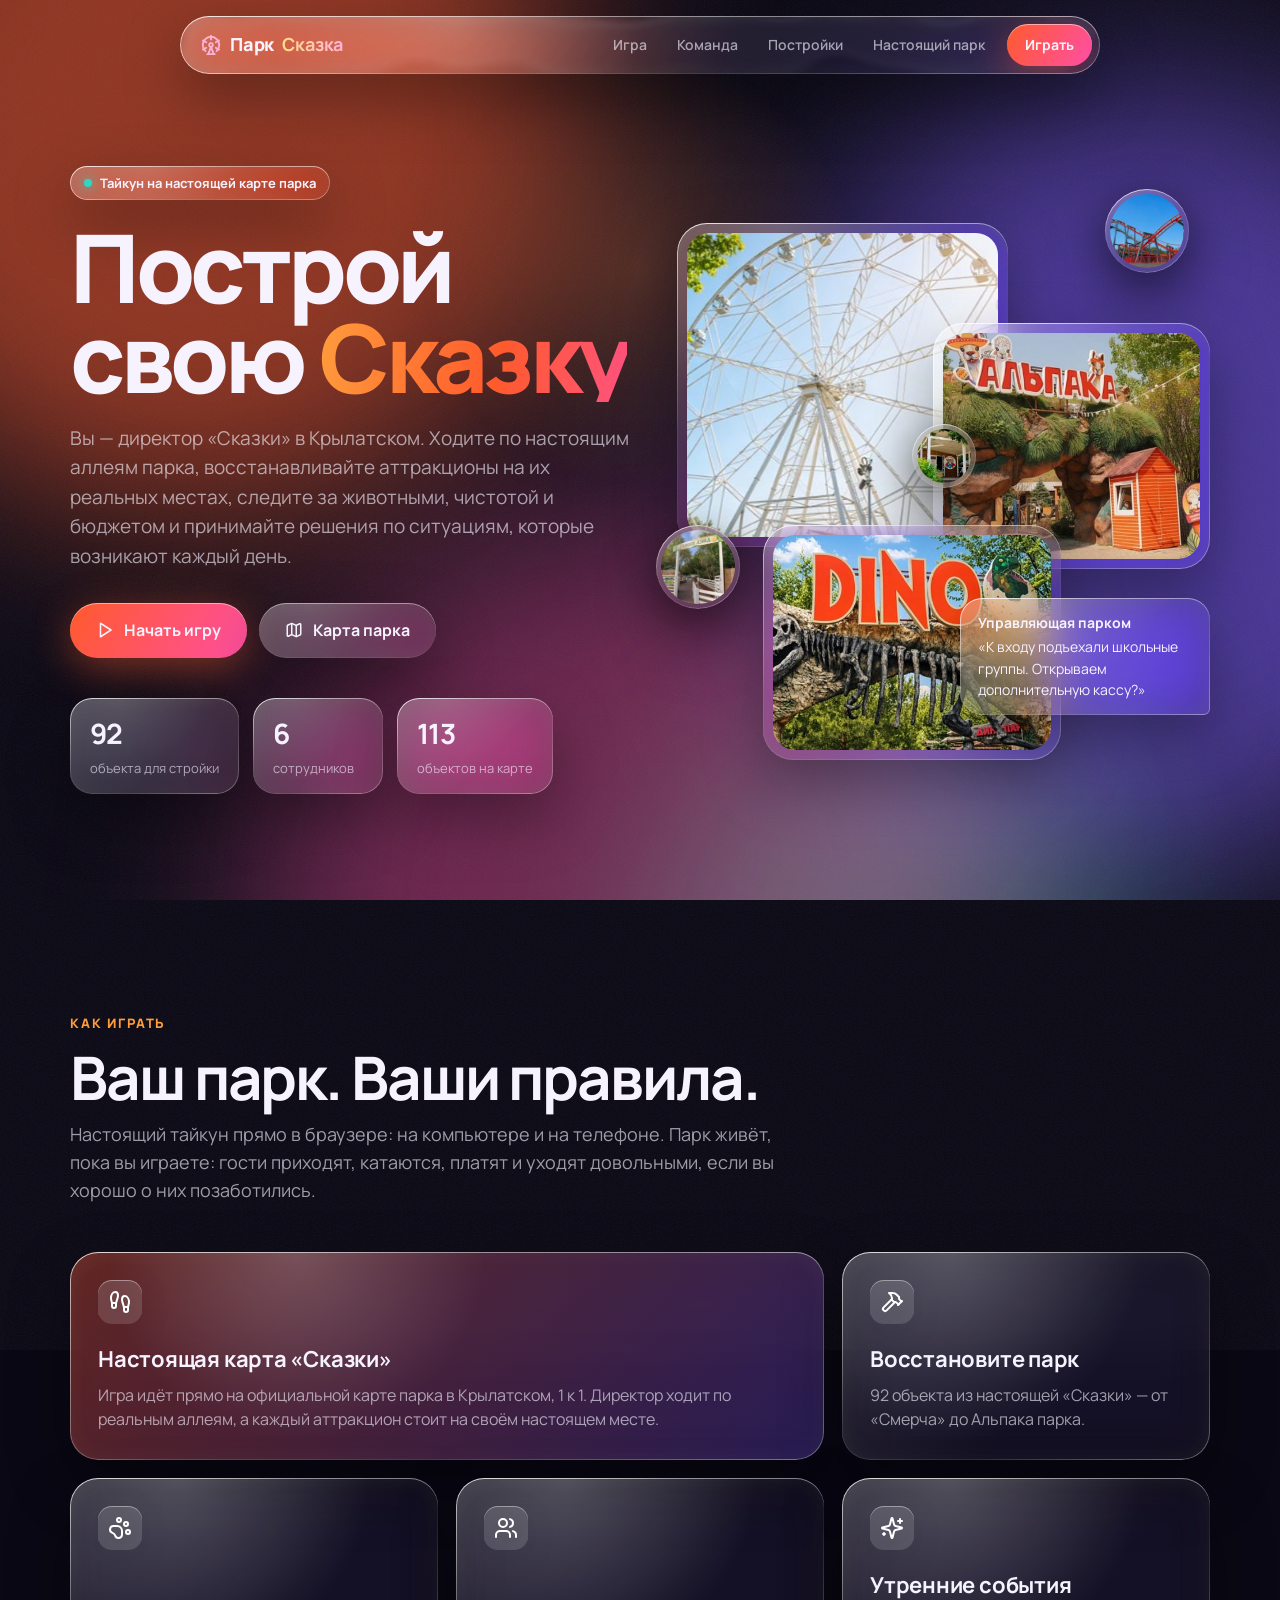
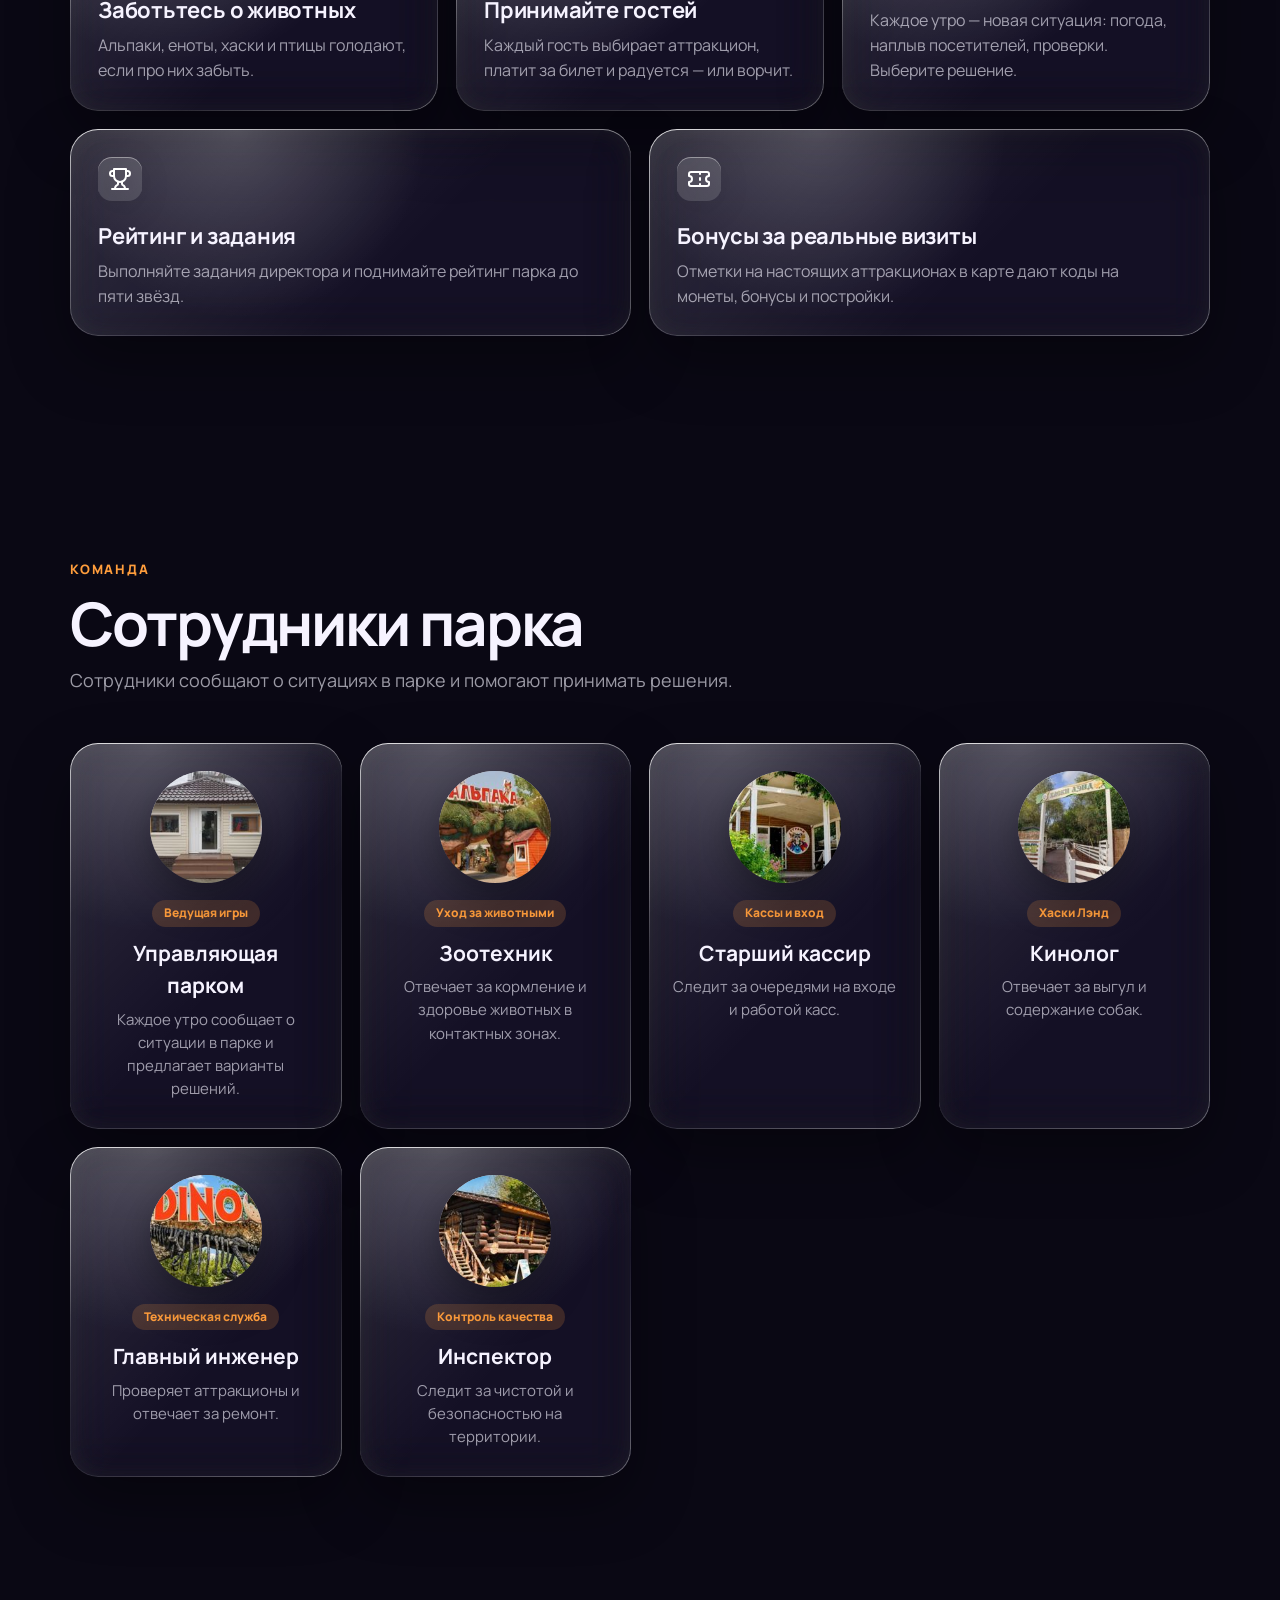
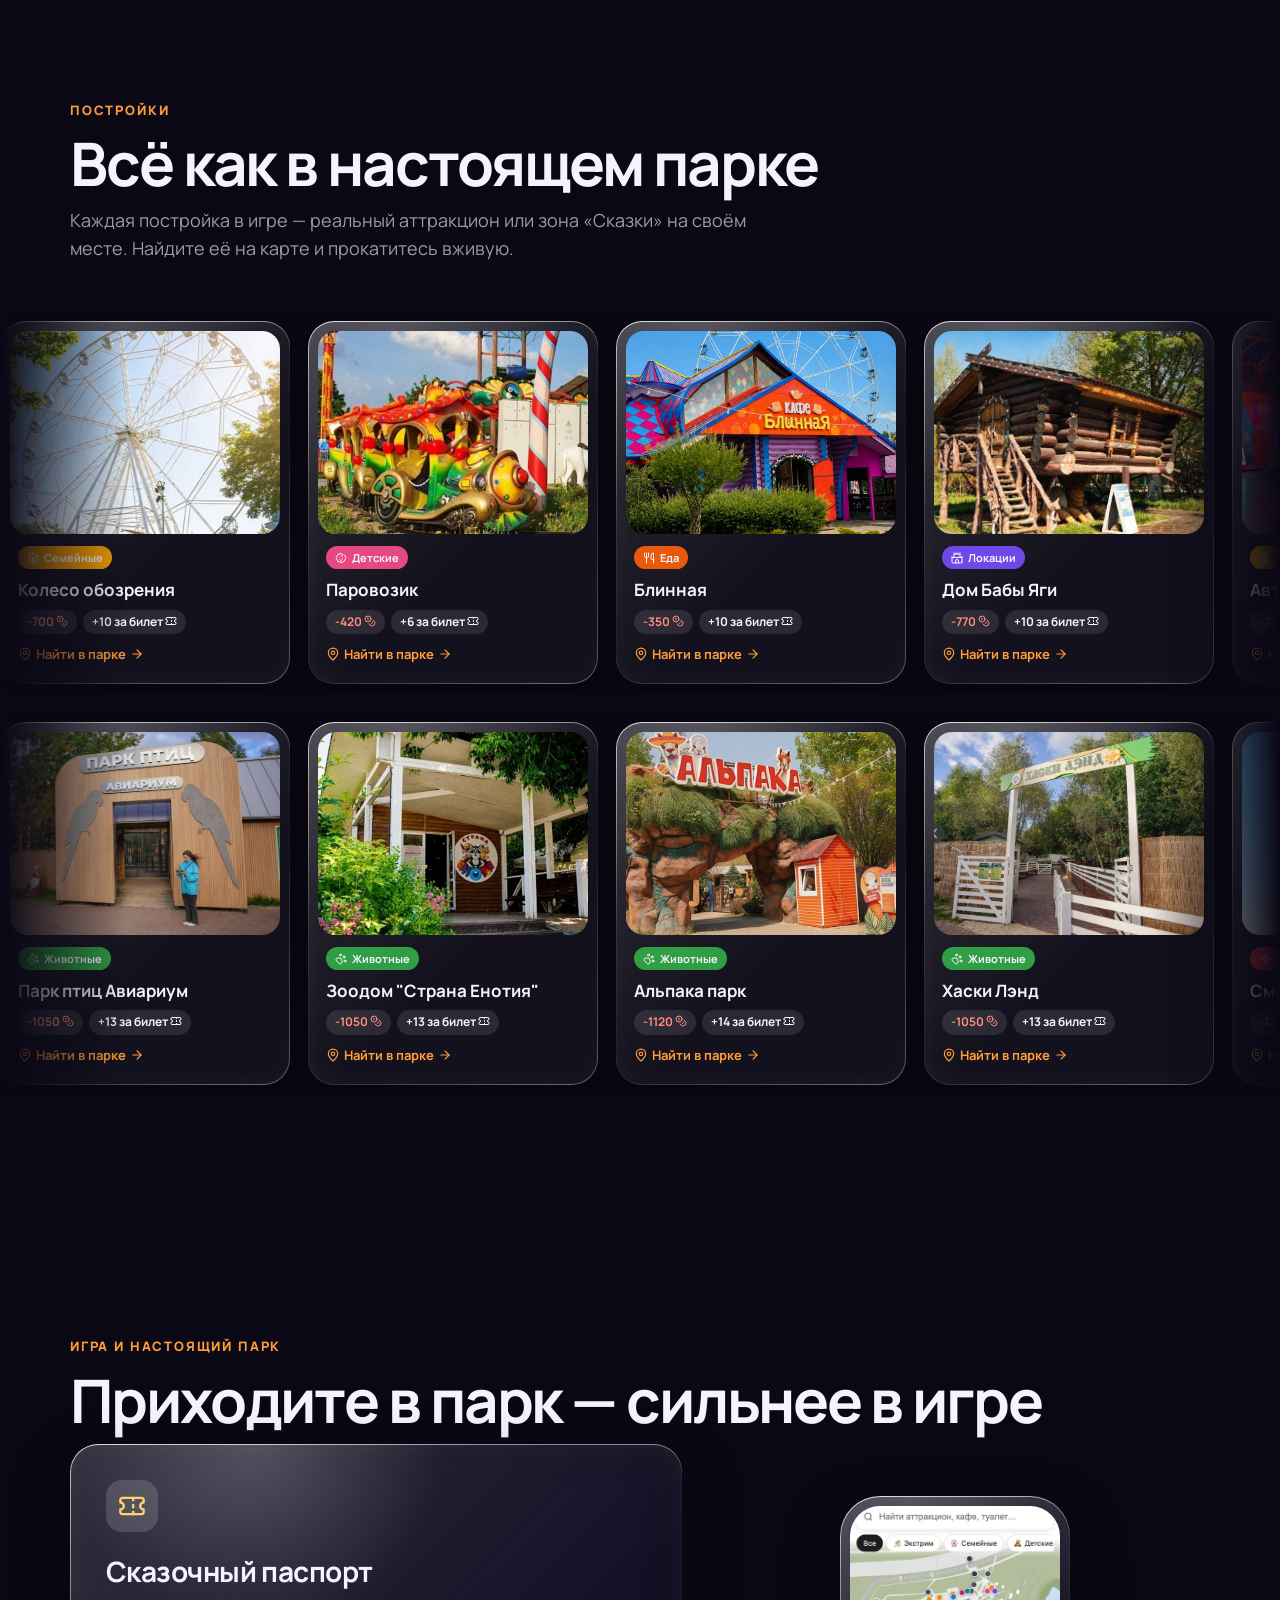
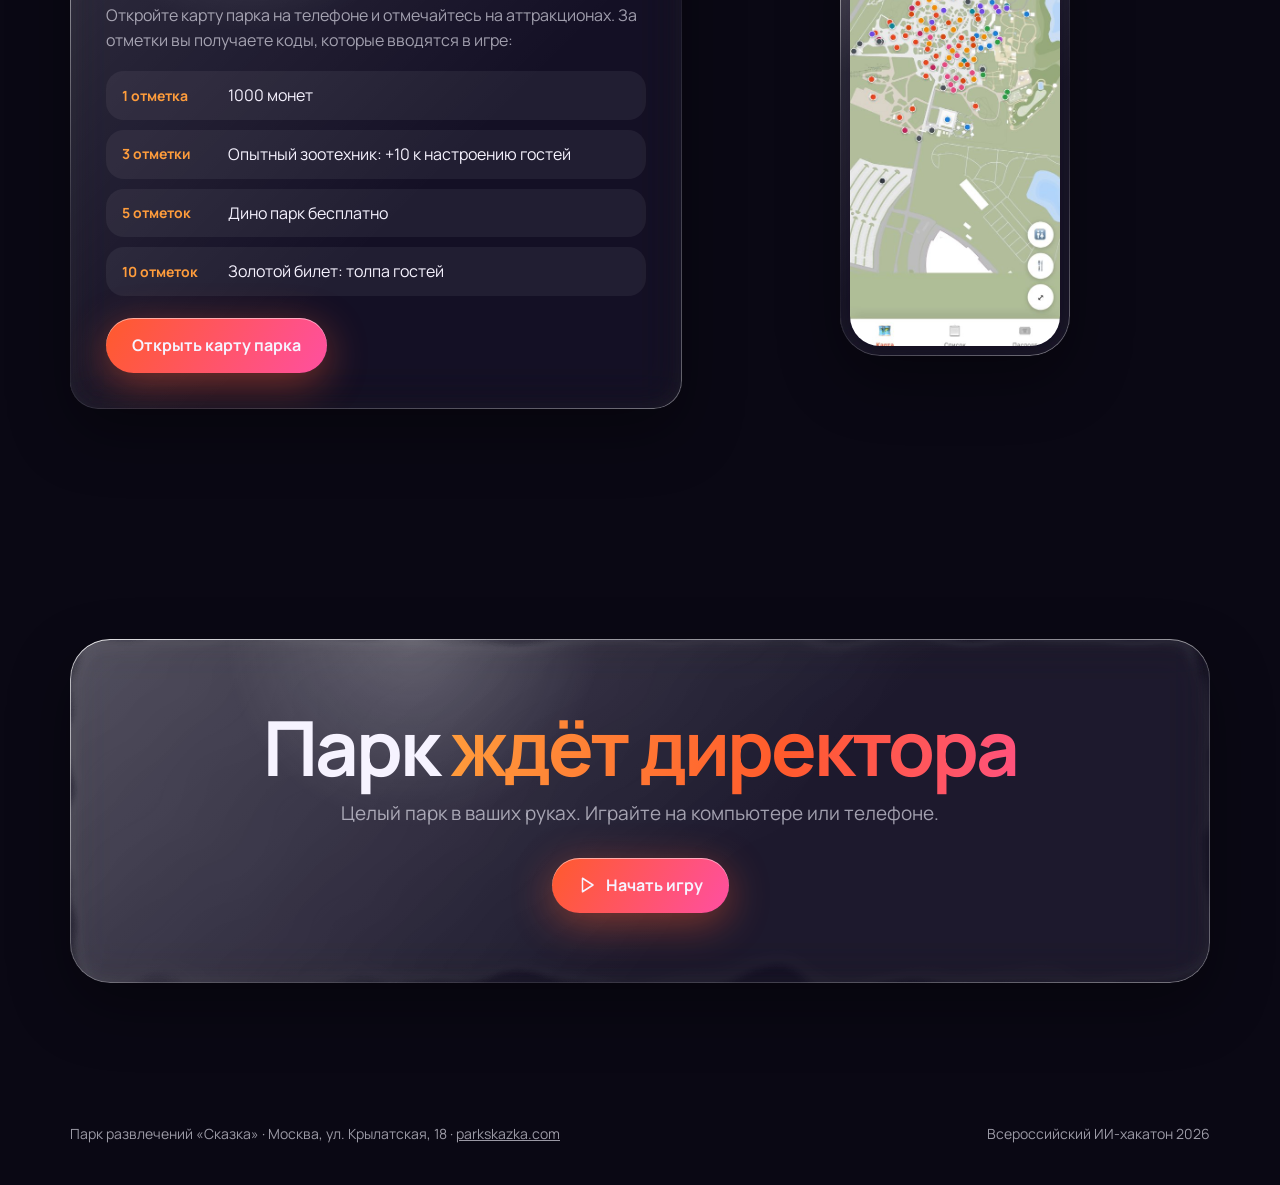
<file: index.html>
<!doctype html>
<html lang="ru">
<head>
  <meta charset="utf-8">
  <meta name="viewport" content="width=device-width, initial-scale=1">
  <meta name="theme-color" content="#0a0814">
  <title>Парк Сказка</title>
  <meta name="description" content="Тайкун о настоящем парке развлечений «Сказка» в Крылатском: ходите по своему парку, стройте аттракционы, кормите альпак и енотов, принимайте гостей.">
  <link rel="icon" href="map/assets/icon-192.png">
  <link rel="preconnect" href="https://fonts.googleapis.com">
  <link rel="preconnect" href="https://fonts.gstatic.com" crossorigin>
  <link href="https://fonts.googleapis.com/css2?family=Manrope:wght@400;600;700;800&display=swap" rel="stylesheet">
  <link rel="stylesheet" href="site.css">
</head>
<body>
  <!-- фильтр искажения для «жидкого стекла» -->
  <svg width="0" height="0" style="position:absolute">
    <filter id="liquid" x="0" y="0" width="100%" height="100%">
      <feTurbulence type="fractalNoise" baseFrequency="0.008 0.012" numOctaves="2" seed="7" result="noise"/>
      <feGaussianBlur in="noise" stdDeviation="2" result="soft"/>
      <feDisplacementMap in="SourceGraphic" in2="soft" scale="60" xChannelSelector="R" yChannelSelector="G"/>
    </filter>
  </svg>
  <div class="aurora"><i></i><i></i><i></i><i></i></div>
  <div class="grain"></div>
  <div class="cursor-glow"></div>

  <header class="nav">
    <div class="glass"><div class="liquid"></div>
      <a class="logo" href="#"><i data-icon="ferris-wheel"></i> Парк <b>Сказка</b></a>
      <nav>
        <a href="#about">Игра</a>
        <a href="#heroes">Команда</a>
        <a href="#buildings">Постройки</a>
        <a href="#real">Настоящий парк</a>
      </nav>
      <a class="btn primary small" href="play.html">Играть</a>
    </div>
  </header>

  <section class="hero">
    <div class="wrap">
      <div>
        <span class="pill glass"><span class="dot"></span>Тайкун на настоящей карте парка</span>
        <h1 class="split">Построй свою <span class="grad">Сказку</span></h1>
        <p class="lead reveal" style="--d:.5s">Вы — директор «Сказки» в Крылатском. Ходите по настоящим аллеям парка, восстанавливайте аттракционы на их реальных местах, следите за животными, чистотой и бюджетом и принимайте решения по ситуациям, которые возникают каждый день.</p>
        <div class="cta reveal" style="--d:.65s">
          <a class="btn primary" href="play.html" data-magnet><i data-icon="play"></i> Начать игру</a>
          <a class="btn glass" href="map/" data-magnet><i data-icon="map"></i> Карта парка</a>
        </div>
        <div class="stats reveal" style="--d:.8s">
          <div class="stat glass"><b data-count="92">0</b><span>объекта для стройки</span></div>
          <div class="stat glass"><b data-count="6">0</b><span>сотрудников</span></div>
          <div class="stat glass"><b data-count="113">0</b><span>объектов на карте</span></div>
        </div>
      </div>
      <div class="scene reveal" style="--d:.3s" data-parallax>
        <div class="card3d glass c1" data-depth="30"><img src="map/assets/photos/028.jpg" alt="Колесо обозрения"></div>
        <div class="card3d glass c2" data-depth="55"><img src="map/assets/photos/049.jpg" alt="Альпака парк"></div>
        <div class="card3d glass c3" data-depth="40"><img src="map/assets/photos/057.jpg" alt="Дино парк"></div>
        <div class="bubble glass" data-depth="70"><b>Управляющая парком</b>«К входу подъехали школьные группы. Открываем дополнительную кассу?»</div>
        <span class="floaty glass" style="left:-4%;top:58%;animation-delay:-1s" data-depth="90"><img src="assets/thumbs/053.jpg" alt=""></span>
        <span class="floaty glass" style="right:4%;top:-2%;animation-delay:-2.5s" data-depth="80"><img src="assets/thumbs/015.jpg" alt=""></span>
        <span class="floaty glass small" style="left:44%;top:40%;animation-delay:-4s" data-depth="100"><img src="assets/thumbs/050.jpg" alt=""></span>
      </div>
    </div>
  </section>

  <section class="block" id="about">
    <div class="wrap">
      <div class="reveal"><span class="eyebrow">Как играть</span>
        <h2>Ваш парк. Ваши правила.</h2>
        <p class="sub">Настоящий тайкун прямо в браузере: на компьютере и на телефоне. Парк живёт, пока вы играете: гости приходят, катаются, платят и уходят довольными, если вы хорошо о них позаботились.</p>
      </div>
      <div class="grid bento">
        <div class="glass span4 feat reveal"><i data-icon="footprints" class="ic"></i><h3>Настоящая карта «Сказки»</h3><p>Игра идёт прямо на официальной карте парка в Крылатском, 1 к 1. Директор ходит по реальным аллеям, а каждый аттракцион стоит на своём настоящем месте.</p></div>
        <div class="glass span2 reveal" style="--d:.1s"><i data-icon="hammer" class="ic"></i><h3>Восстановите парк</h3><p>92 объекта из настоящей «Сказки» — от «Смерча» до Альпака парка.</p></div>
        <div class="glass span2 reveal" style="--d:.1s"><i data-icon="paw-print" class="ic"></i><h3>Заботьтесь о животных</h3><p>Альпаки, еноты, хаски и птицы голодают, если про них забыть.</p></div>
        <div class="glass span2 reveal" style="--d:.2s"><i data-icon="users" class="ic"></i><h3>Принимайте гостей</h3><p>Каждый гость выбирает аттракцион, платит за билет и радуется — или ворчит.</p></div>
        <div class="glass span2 reveal" style="--d:.3s"><i data-icon="sparkles" class="ic"></i><h3>Утренние события</h3><p>Каждое утро — новая ситуация: погода, наплыв посетителей, проверки. Выберите решение.</p></div>
        <div class="glass span3 reveal"><i data-icon="trophy" class="ic"></i><h3>Рейтинг и задания</h3><p>Выполняйте задания директора и поднимайте рейтинг парка до пяти звёзд.</p></div>
        <div class="glass span3 reveal" style="--d:.1s"><i data-icon="ticket" class="ic"></i><h3>Бонусы за реальные визиты</h3><p>Отметки на настоящих аттракционах в карте дают коды на монеты, бонусы и постройки.</p></div>
      </div>
    </div>
  </section>

  <section class="block" id="heroes">
    <div class="wrap">
      <div class="reveal"><span class="eyebrow">Команда</span>
        <h2>Сотрудники парка</h2>
        <p class="sub">Сотрудники сообщают о ситуациях в парке и помогают принимать решения.</p>
      </div>
      <div class="grid heroes" id="heroes-grid"></div>
    </div>
  </section>

  <section class="block" id="buildings">
    <div class="wrap reveal"><span class="eyebrow">Постройки</span>
      <h2>Всё как в настоящем парке</h2>
      <p class="sub">Каждая постройка в игре — реальный аттракцион или зона «Сказки» на своём месте. Найдите её на карте и прокатитесь вживую.</p>
    </div>
    <div class="marquee"><div class="track" id="track-1"></div></div>
    <div class="marquee"><div class="track rev" id="track-2"></div></div>
  </section>

  <section class="block" id="real">
    <div class="wrap">
      <div class="reveal"><span class="eyebrow">Игра и настоящий парк</span>
        <h2>Приходите в парк — сильнее в игре</h2>
      </div>
      <div class="grid real">
        <div class="glass reveal">
          <i data-icon="ticket" class="ic"></i>
          <h3>Сказочный паспорт</h3>
          <p>Откройте карту парка на телефоне и отмечайтесь на аттракционах. За отметки вы получаете коды, которые вводятся в игре:</p>
          <div class="codes" id="codes"></div>
          <p style="margin:22px 0 0"><a class="btn primary" href="map/" data-magnet>Открыть карту парка</a></p>
        </div>
        <div class="phone reveal" style="--d:.15s">
          <div class="frame glass"><img src="assets/map-screen.jpg" alt="Карта парка на телефоне"></div>
        </div>
      </div>
    </div>
  </section>

  <section class="final">
    <div class="wrap">
      <div class="glass reveal"><div class="liquid"></div>
        <h2>Парк <span class="grad">ждёт директора</span></h2>
        <p>Целый парк в ваших руках. Играйте на компьютере или телефоне.</p>
        <a class="btn primary" href="play.html" data-magnet><i data-icon="play"></i> Начать игру</a>
      </div>
    </div>
  </section>

  <footer>
    <div class="wrap">
      <span>Парк развлечений «Сказка» · Москва, ул. Крылатская, 18 · <a href="https://parkskazka.com">parkskazka.com</a></span>
      <span>Всероссийский ИИ-хакатон 2026</span>
    </div>
  </footer>

  <script src="icons.js"></script>
  <script src="map/data.js"></script>
  <script src="site.js"></script>
</body>
</html>
</file>
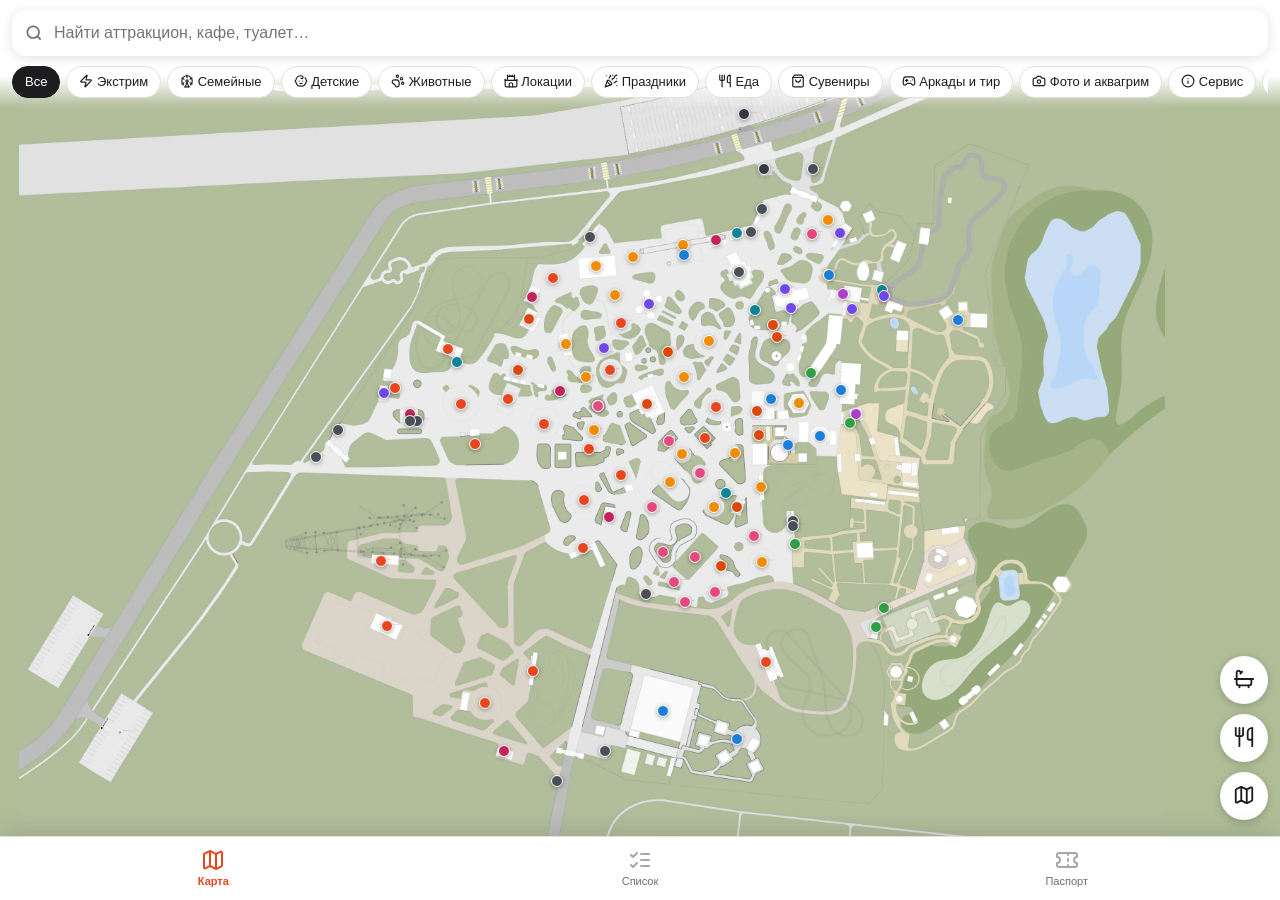
<file: map/index.html>
<!doctype html>
<html lang="ru">
<head>
  <meta charset="utf-8">
  <meta name="viewport" content="width=device-width, initial-scale=1, maximum-scale=1, viewport-fit=cover">
  <meta name="theme-color" content="#e8461e">
  <meta name="apple-mobile-web-app-capable" content="yes">
  <meta name="apple-mobile-web-app-status-bar-style" content="black-translucent">
  <meta name="apple-mobile-web-app-title" content="Сказка">
  <title>Карта парка «Сказка»</title>
  <link rel="manifest" href="manifest.webmanifest">
  <link rel="icon" href="assets/icon-192.png">
  <link rel="apple-touch-icon" href="assets/icon-192.png">
  <link rel="stylesheet" href="vendor/leaflet/leaflet.css">
  <link rel="stylesheet" href="style.css">
</head>
<body>
  <header class="top">
    <div class="search">
      <svg viewBox="0 0 24 24" aria-hidden="true"><circle cx="11" cy="11" r="7"/><path d="m20 20-4-4"/></svg>
      <input id="q" type="search" placeholder="Найти аттракцион, кафе, туалет…" autocomplete="off">
      <button id="q-clear" class="icon-btn" aria-label="Очистить" hidden><i data-icon="x"></i></button>
    </div>
    <div id="chips" class="chips" role="toolbar" aria-label="Категории"></div>
  </header>

  <main>
    <section id="view-map" class="view active">
      <div id="map"></div>
      <div class="fabs">
        <button class="fab" data-nearest="service" title="Ближайший туалет"><i data-icon="bath"></i></button>
        <button class="fab" data-nearest="food" title="Ближайшее кафе"><i data-icon="utensils"></i></button>
        <button class="fab" id="fit" title="Весь парк"><i data-icon="map"></i></button>
      </div>
    </section>

    <section id="view-list" class="view">
      <div id="list" class="list"></div>
    </section>

    <section id="view-passport" class="view">
      <div class="passport">
        <div class="pass-head">
          <div class="pass-title">Сказочный паспорт</div>
          <p>Отмечайтесь на настоящих аттракционах парка и получайте бонусы в онлайн-игре «Парк Сказка».</p>
          <div class="progress"><div id="pass-bar"></div></div>
          <div id="pass-count" class="pass-count"></div>
          <a class="pass-play" href="../play.html"><i data-icon="play"></i> Играть в «Парк Сказка»</a>
        </div>
        <div id="rewards" class="rewards"></div>
        <h3>Мои отметки</h3>
        <div id="stamps" class="stamps"></div>
        <h3>Мой план на день</h3>
        <div id="plan" class="list compact"></div>
      </div>
    </section>
  </main>

  <div id="sheet" class="sheet" aria-hidden="true">
    <div class="grip"></div>
    <button id="sheet-close" class="icon-btn close" aria-label="Закрыть"><i data-icon="x"></i></button>
    <div id="sheet-body"></div>
  </div>

  <div id="toast" class="toast" role="status"></div>

  <nav class="tabs">
    <button class="tab active" data-view="map"><i data-icon="map"></i>Карта</button>
    <button class="tab" data-view="list"><i data-icon="list-checks"></i>Список</button>
    <button class="tab" data-view="passport"><i data-icon="ticket"></i>Паспорт<b id="badge" hidden></b></button>
  </nav>

  <script src="../icons.js"></script>
  <script>Icons.hydrate()</script>
  <script src="vendor/leaflet/leaflet.js"></script>
  <script src="data.js"></script>
  <script src="app.js"></script>
</body>
</html>
</file>
<file: site.css>
:root {
  --bg: #0a0814;
  --ink: #f6f3ff;
  --muted: rgba(246, 243, 255, .62);
  --brand: #ff5a2c;
  --brand-2: #ff9d3c;
  --pink: #ff4fa3;
  --violet: #7c5cff;
  --teal: #2fd6c3;
  --glass: rgba(255, 255, 255, .08);
  --glass-strong: rgba(255, 255, 255, .14);
  --edge: rgba(255, 255, 255, .22);
  --radius: 28px;
  --ease: cubic-bezier(.2, .8, .2, 1);
}
* { box-sizing: border-box; }
html { scroll-behavior: smooth; }
body {
  margin: 0; background: var(--bg); color: var(--ink); overflow-x: hidden;
  font: 16px/1.55 "Manrope", -apple-system, BlinkMacSystemFont, "Segoe UI", Roboto, sans-serif;
  -webkit-font-smoothing: antialiased;
}
a { color: inherit; text-decoration: none; }
img { max-width: 100%; display: block; }
.wrap { max-width: 1180px; margin: 0 auto; padding: 0 20px; }

/* ---------- Живой фон ---------- */
.aurora { position: fixed; inset: 0; z-index: -2; overflow: hidden; pointer-events: none; }
.aurora i {
  position: absolute; width: 60vmax; height: 60vmax; border-radius: 50%; filter: blur(90px); opacity: .55;
  animation: drift 26s var(--ease) infinite alternate; mix-blend-mode: screen;
}
.aurora i:nth-child(1) { background: var(--brand); left: -15vmax; top: -20vmax; }
.aurora i:nth-child(2) { background: var(--violet); right: -20vmax; top: 10vh; animation-duration: 32s; animation-delay: -8s; }
.aurora i:nth-child(3) { background: var(--pink); left: 20vw; bottom: -30vmax; animation-duration: 38s; animation-delay: -16s; opacity: .4; }
.aurora i:nth-child(4) { background: var(--teal); right: 10vw; bottom: -25vmax; width: 40vmax; height: 40vmax; animation-duration: 29s; opacity: .3; }
@keyframes drift {
  0% { transform: translate(0, 0) scale(1); }
  50% { transform: translate(8vw, 6vh) scale(1.15); }
  100% { transform: translate(-6vw, -4vh) scale(.95); }
}
.grain {
  position: fixed; inset: -50%; z-index: -1; pointer-events: none; opacity: .07;
  background-image: url("data:image/svg+xml,%3Csvg xmlns='http://www.w3.org/2000/svg' width='160' height='160'%3E%3Cfilter id='n'%3E%3CfeTurbulence type='fractalNoise' baseFrequency='.9' numOctaves='3'/%3E%3C/filter%3E%3Crect width='100%25' height='100%25' filter='url(%23n)'/%3E%3C/svg%3E");
  animation: grain 1.2s steps(6) infinite;
}
@keyframes grain { to { transform: translate(-4%, 3%); } }
.cursor-glow {
  position: fixed; width: 520px; height: 520px; border-radius: 50%; pointer-events: none; z-index: -1;
  background: radial-gradient(circle, rgba(255, 140, 80, .22), transparent 60%);
  transform: translate(-50%, -50%); left: var(--cx, 50%); top: var(--cy, 30%); transition: opacity .3s;
}

/* ---------- Liquid glass ---------- */
.glass {
  position: relative; isolation: isolate; overflow: hidden;
  background: linear-gradient(135deg, rgba(255,255,255,.16), rgba(255,255,255,.04) 60%);
  -webkit-backdrop-filter: blur(22px) saturate(180%); backdrop-filter: blur(22px) saturate(180%);
  border-radius: var(--radius);
  box-shadow:
    inset 0 1px 0 rgba(255,255,255,.45),
    inset 0 -1px 0 rgba(255,255,255,.08),
    inset 0 0 24px rgba(255,255,255,.05),
    0 24px 60px rgba(0,0,0,.35);
}
/* блик, который следует за курсором */
.glass::before {
  content: ""; position: absolute; inset: 0; z-index: -1; pointer-events: none; border-radius: inherit;
  background: radial-gradient(420px circle at var(--mx, 30%) var(--my, 0%), rgba(255,255,255,.22), transparent 45%);
  opacity: .9; transition: opacity .3s;
}
/* стеклянная кромка */
.glass::after {
  content: ""; position: absolute; inset: 0; pointer-events: none; border-radius: inherit; padding: 1px;
  background: linear-gradient(140deg, rgba(255,255,255,.7), rgba(255,255,255,.08) 35%, rgba(255,255,255,.02) 60%, rgba(255,255,255,.35));
  -webkit-mask: linear-gradient(#000 0 0) content-box, linear-gradient(#000 0 0);
  -webkit-mask-composite: xor; mask-composite: exclude;
}
/* искажение «жидкого стекла» (Chromium), в остальных браузерах просто размытие */
.liquid { position: absolute; inset: 0; z-index: -2; border-radius: inherit; -webkit-backdrop-filter: blur(4px); backdrop-filter: blur(4px); filter: url(#liquid); }

/* ---------- Кнопки ---------- */
.btn {
  position: relative; display: inline-flex; align-items: center; justify-content: center; gap: 10px;
  padding: 15px 26px; border-radius: 999px; border: 0; cursor: pointer; overflow: hidden;
  font: inherit; font-weight: 700; color: var(--ink); white-space: nowrap;
  transition: transform .35s var(--ease), box-shadow .35s var(--ease);
  will-change: transform;
}
.btn.glass { border-radius: 999px; }
.btn.primary {
  background: linear-gradient(120deg, var(--brand), var(--pink) 55%, var(--brand-2));
  background-size: 200% 100%; animation: flow 6s linear infinite;
  box-shadow: 0 10px 40px rgba(255, 90, 44, .45), inset 0 1px 0 rgba(255,255,255,.5);
}
@keyframes flow { to { background-position: 200% 0; } }
.btn::after {
  content: ""; position: absolute; top: 0; left: -60%; width: 40%; height: 100%;
  background: linear-gradient(100deg, transparent, rgba(255,255,255,.55), transparent);
  transform: skewX(-20deg); transition: left .7s var(--ease);
}
.btn:hover::after { left: 130%; }
.btn:hover { box-shadow: 0 16px 50px rgba(255, 90, 44, .55), inset 0 1px 0 rgba(255,255,255,.5); }
.btn.small { padding: 10px 18px; font-size: 14px; }

/* ---------- Навигация ---------- */
.nav { position: fixed; top: 16px; left: 50%; transform: translateX(-50%); z-index: 100; width: min(920px, calc(100% - 24px)); }
.nav .glass { display: flex; align-items: center; gap: 8px; padding: 8px 8px 8px 20px; border-radius: 999px; }
.logo { font-weight: 800; font-size: 18px; display: flex; align-items: center; gap: 8px; letter-spacing: -.01em; }
.logo b { background: linear-gradient(90deg, #ffe08a, #ffb3d9); -webkit-background-clip: text; background-clip: text; color: transparent; }
.nav nav { display: flex; gap: 2px; margin-left: auto; }
.nav nav a { padding: 8px 14px; border-radius: 999px; color: var(--muted); font-weight: 600; font-size: 14px; transition: background .25s, color .25s; }
.nav nav a:hover { background: rgba(255,255,255,.1); color: var(--ink); }
@media (max-width: 760px) { .nav nav { display: none; } .nav .btn { margin-left: auto; } }

/* ---------- Первый экран ---------- */
.hero { min-height: 100vh; display: flex; align-items: center; padding: 120px 0 60px; }
.hero .wrap { display: grid; grid-template-columns: 1.05fr 1fr; gap: 48px; align-items: center; }
.pill { display: inline-flex; align-items: center; gap: 8px; padding: 7px 14px; border-radius: 999px; font-size: 13px; font-weight: 700; }
.pill .dot { width: 8px; height: 8px; border-radius: 50%; background: var(--teal); box-shadow: 0 0 12px var(--teal); animation: pulse 2s infinite; }
@keyframes pulse { 50% { opacity: .35; } }
h1 { font-size: clamp(46px, 7.4vw, 96px); line-height: .95; letter-spacing: -.045em; margin: 22px 0 22px; font-weight: 800; }
.grad {
  background: linear-gradient(100deg, var(--brand-2), var(--brand) 30%, var(--pink) 60%, var(--violet) 90%);
  background-size: 200% auto; -webkit-background-clip: text; background-clip: text; color: transparent;
  animation: flow 8s linear infinite;
}
.split .w { display: inline-block; opacity: 0; transform: translateY(60%) rotate(4deg); filter: blur(10px); animation: wordIn .9s var(--ease) forwards; }
@keyframes wordIn { to { opacity: 1; transform: none; filter: blur(0); } }
.lead { font-size: 19px; color: var(--muted); max-width: 32em; margin: 0 0 32px; }
.cta { display: flex; gap: 12px; flex-wrap: wrap; }
.stats { display: flex; gap: 14px; margin-top: 40px; flex-wrap: wrap; }
.stat { padding: 14px 20px; border-radius: 22px; min-width: 130px; }
.stat b { display: block; font-size: 28px; letter-spacing: -.02em; }
.stat span { color: var(--muted); font-size: 13px; }
@media (max-width: 560px) { .stats { display: grid; grid-template-columns: repeat(3, 1fr); gap: 10px; } .stat { min-width: 0; padding: 12px 14px; } .stat b { font-size: 22px; } .stat span { font-size: 11px; } }

.scene { position: relative; aspect-ratio: 1 / 1.05; perspective: 1200px; }
.scene .card3d {
  position: absolute; border-radius: 30px; overflow: hidden; padding: 10px;
  transform-style: preserve-3d; transition: transform .6s var(--ease);
  animation: float 7s ease-in-out infinite;
}
.scene .card3d img { border-radius: 22px; width: 100%; height: 100%; object-fit: cover; }
.scene .c1 { width: 62%; height: 58%; left: 0; top: 4%; animation-delay: -1s; }
.scene .c2 { width: 52%; height: 44%; right: 0; top: 22%; animation-delay: -3s; }
.scene .c3 { width: 56%; height: 42%; left: 16%; bottom: 0; animation-delay: -5s; }
@keyframes float { 50% { translate: 0 -14px; } }
.bubble { position: absolute; right: 0; bottom: 8%; max-width: 250px; padding: 14px 18px; border-radius: 22px 22px 6px 22px; font-size: 14px; animation: float 6s ease-in-out infinite; z-index: 3; }
.bubble b { display: block; margin-bottom: 2px; }
.floaty { position: absolute; font-size: 44px; filter: drop-shadow(0 10px 20px rgba(0,0,0,.4)); animation: bob 5s ease-in-out infinite; z-index: 4; }
@keyframes bob { 50% { transform: translateY(-18px) rotate(8deg); } }
@media (max-width: 900px) { .hero .wrap { grid-template-columns: 1fr; } .scene { max-width: 520px; width: 100%; margin: 0 auto; } }

/* ---------- Секции ---------- */
section.block { padding: 110px 0; position: relative; }
.eyebrow { font-size: 13px; font-weight: 800; letter-spacing: .14em; text-transform: uppercase; color: var(--brand-2); }
.block h2 { font-size: clamp(34px, 5vw, 60px); line-height: 1; letter-spacing: -.035em; margin: 12px 0 14px; }
.block .sub { color: var(--muted); max-width: 40em; font-size: 18px; margin: 0 0 48px; }

.reveal { opacity: 0; transform: translateY(40px) scale(.98); filter: blur(8px); transition: opacity 1s var(--ease), transform 1s var(--ease), filter 1s var(--ease); transition-delay: var(--d, 0s); }
.reveal.in { opacity: 1; transform: none; filter: none; }

.grid { display: grid; gap: 18px; }
.bento { grid-template-columns: repeat(6, 1fr); grid-auto-rows: minmax(200px, auto); }
.bento .glass { padding: 28px; display: flex; flex-direction: column; justify-content: flex-end; }
.bento .span3 { grid-column: span 3; }
.bento .span2 { grid-column: span 2; }
.bento .span4 { grid-column: span 4; }
.bento .ic { font-size: 46px; margin-bottom: auto; filter: drop-shadow(0 8px 16px rgba(0,0,0,.35)); }
.bento h3 { font-size: 22px; margin: 18px 0 6px; letter-spacing: -.01em; }
.bento p { margin: 0; color: var(--muted); }
.bento .feat { background: linear-gradient(135deg, rgba(255,90,44,.35), rgba(124,92,255,.25)); }
@media (max-width: 860px) { .bento { grid-template-columns: 1fr; } .bento > * { grid-column: auto !important; } }

.heroes { grid-template-columns: repeat(auto-fill, minmax(250px, 1fr)); }
.hcard { padding: 28px 24px; text-align: center; transform-style: preserve-3d; transition: transform .5s var(--ease); }
.avatar {
  width: 112px; height: 112px; margin: 0 auto 16px; border-radius: 50%; display: grid; place-items: center; font-size: 60px;
  background: radial-gradient(circle at 30% 25%, rgba(255,255,255,.4), rgba(255,255,255,.06) 60%);
  box-shadow: inset 0 1px 0 rgba(255,255,255,.6), 0 16px 40px rgba(0,0,0,.35); overflow: hidden;
  transform: translateZ(40px);
}
.avatar img { width: 100%; height: 100%; object-fit: cover; }
.role { display: inline-block; font-size: 12px; font-weight: 800; padding: 4px 12px; border-radius: 999px; background: rgba(255,157,60,.18); color: var(--brand-2); }
.hcard h3 { margin: 10px 0 6px; font-size: 21px; }
.hcard p { margin: 0; color: var(--muted); font-size: 15px; }

/* бегущая лента построек */
.marquee { overflow: hidden; mask-image: linear-gradient(90deg, transparent, #000 10%, #000 90%, transparent); margin-bottom: 18px; }
.track { display: flex; gap: 18px; width: max-content; animation: scroll 60s linear infinite; padding: 10px 0; }
.track.rev { animation-direction: reverse; animation-duration: 70s; }
.marquee:hover .track { animation-play-state: paused; }
@keyframes scroll { to { transform: translateX(-50%); } }
.bcard { width: 290px; padding: 10px; border-radius: 26px; flex: none; transition: transform .4s var(--ease); }
.bcard:hover { transform: translateY(-8px) scale(1.02); }
.bcard img { width: 100%; aspect-ratio: 4 / 3; object-fit: cover; border-radius: 18px; }
.bcard .in { padding: 12px 8px 6px; }
.bcard h3 { margin: 0 0 6px; font-size: 17px; }
.fx { display: flex; gap: 6px; flex-wrap: wrap; font-size: 12px; font-weight: 700; }
.fx span { background: rgba(255,255,255,.1); border-radius: 999px; padding: 3px 9px; }
.fx .neg { color: #ff8a80; }
.bcard .find { display: inline-block; margin-top: 10px; font-size: 13px; font-weight: 700; color: var(--brand-2); }

.real { grid-template-columns: 1.2fr 1fr; }
.real .glass { padding: 36px; }
.real h3 { font-size: 28px; margin: 14px 0 10px; letter-spacing: -.02em; }
.real p { color: var(--muted); margin: 0 0 18px; }
.codes { display: grid; gap: 10px; }
.code-row { display: flex; align-items: center; gap: 14px; padding: 12px 16px; border-radius: 18px; background: rgba(255,255,255,.06); }
.code-row b { min-width: 92px; font-size: 14px; color: var(--brand-2); }
.phone { display: grid; place-items: center; }
.phone .frame { width: 230px; aspect-ratio: 9 / 18; border-radius: 40px; padding: 10px; animation: float 7s ease-in-out infinite; }
.phone .frame img { width: 100%; height: 100%; object-fit: cover; border-radius: 30px; }
@media (max-width: 860px) { .real { grid-template-columns: 1fr; } }

.final { padding: 120px 0 140px; text-align: center; }
.final .glass { padding: 70px 24px; border-radius: 40px; }
.final h2 { font-size: clamp(38px, 6vw, 76px); margin: 0 0 14px; letter-spacing: -.04em; line-height: 1; }
.final p { color: var(--muted); font-size: 19px; margin: 0 0 30px; }
footer { padding: 0 0 40px; color: var(--muted); font-size: 14px; }
footer .wrap { display: flex; justify-content: space-between; gap: 12px; flex-wrap: wrap; }
footer a { text-decoration: underline; }

@media (prefers-reduced-motion: reduce) {
  *, *::before, *::after { animation: none !important; transition: none !important; }
  .reveal, .split .w { opacity: 1; transform: none; filter: none; }
}

/* Иконки вместо эмодзи */
.i { width: 1em; height: 1em; flex: none; display: inline-block; vertical-align: -.15em; }
.logo .i { width: 22px; height: 22px; color: #ffb3d9; }
.btn .i { width: 18px; height: 18px; }
.bento .ic { width: 44px; height: 44px; padding: 10px; border-radius: 14px; background: rgba(255,255,255,.14); box-shadow: inset 0 1px 0 rgba(255,255,255,.4); margin-bottom: auto; color: #fff; }
.real .ic { width: 52px; height: 52px; padding: 12px; border-radius: 16px; background: rgba(255,255,255,.14); color: #ffd36b; }
.floaty { width: 84px; height: 84px; border-radius: 50%; padding: 5px; overflow: hidden; }
.floaty.small { width: 64px; height: 64px; }
.floaty img { width: 100%; height: 100%; border-radius: 50%; object-fit: cover; }
.bcard .tag { display: inline-flex; align-items: center; gap: 5px; font-size: 11px; font-weight: 700; padding: 3px 9px; border-radius: 999px; margin-bottom: 8px; }
.bcard .tag .i { width: 12px; height: 12px; }
.fx .i { width: 12px; height: 12px; vertical-align: -1px; }
.bcard .find { display: inline-flex; align-items: center; gap: 4px; }
.bcard .find .i { width: 14px; height: 14px; }
</file>
<file: map/vendor/leaflet/leaflet.css>
/* required styles */

.leaflet-pane,
.leaflet-tile,
.leaflet-marker-icon,
.leaflet-marker-shadow,
.leaflet-tile-container,
.leaflet-pane > svg,
.leaflet-pane > canvas,
.leaflet-zoom-box,
.leaflet-image-layer,
.leaflet-layer {
	position: absolute;
	left: 0;
	top: 0;
	}
.leaflet-container {
	overflow: hidden;
	}
.leaflet-tile,
.leaflet-marker-icon,
.leaflet-marker-shadow {
	-webkit-user-select: none;
	   -moz-user-select: none;
	        user-select: none;
	  -webkit-user-drag: none;
	}
/* Prevents IE11 from highlighting tiles in blue */
.leaflet-tile::selection {
	background: transparent;
}
/* Safari renders non-retina tile on retina better with this, but Chrome is worse */
.leaflet-safari .leaflet-tile {
	image-rendering: -webkit-optimize-contrast;
	}
/* hack that prevents hw layers "stretching" when loading new tiles */
.leaflet-safari .leaflet-tile-container {
	width: 1600px;
	height: 1600px;
	-webkit-transform-origin: 0 0;
	}
.leaflet-marker-icon,
.leaflet-marker-shadow {
	display: block;
	}
/* .leaflet-container svg: reset svg max-width decleration shipped in Joomla! (joomla.org) 3.x */
/* .leaflet-container img: map is broken in FF if you have max-width: 100% on tiles */
.leaflet-container .leaflet-overlay-pane svg {
	max-width: none !important;
	max-height: none !important;
	}
.leaflet-container .leaflet-marker-pane img,
.leaflet-container .leaflet-shadow-pane img,
.leaflet-container .leaflet-tile-pane img,
.leaflet-container img.leaflet-image-layer,
.leaflet-container .leaflet-tile {
	max-width: none !important;
	max-height: none !important;
	width: auto;
	padding: 0;
	}

.leaflet-container img.leaflet-tile {
	/* See: https://bugs.chromium.org/p/chromium/issues/detail?id=600120 */
	mix-blend-mode: plus-lighter;
}

.leaflet-container.leaflet-touch-zoom {
	-ms-touch-action: pan-x pan-y;
	touch-action: pan-x pan-y;
	}
.leaflet-container.leaflet-touch-drag {
	-ms-touch-action: pinch-zoom;
	/* Fallback for FF which doesn't support pinch-zoom */
	touch-action: none;
	touch-action: pinch-zoom;
}
.leaflet-container.leaflet-touch-drag.leaflet-touch-zoom {
	-ms-touch-action: none;
	touch-action: none;
}
.leaflet-container {
	-webkit-tap-highlight-color: transparent;
}
.leaflet-container a {
	-webkit-tap-highlight-color: rgba(51, 181, 229, 0.4);
}
.leaflet-tile {
	filter: inherit;
	visibility: hidden;
	}
.leaflet-tile-loaded {
	visibility: inherit;
	}
.leaflet-zoom-box {
	width: 0;
	height: 0;
	-moz-box-sizing: border-box;
	     box-sizing: border-box;
	z-index: 800;
	}
/* workaround for https://bugzilla.mozilla.org/show_bug.cgi?id=888319 */
.leaflet-overlay-pane svg {
	-moz-user-select: none;
	}

.leaflet-pane         { z-index: 400; }

.leaflet-tile-pane    { z-index: 200; }
.leaflet-overlay-pane { z-index: 400; }
.leaflet-shadow-pane  { z-index: 500; }
.leaflet-marker-pane  { z-index: 600; }
.leaflet-tooltip-pane   { z-index: 650; }
.leaflet-popup-pane   { z-index: 700; }

.leaflet-map-pane canvas { z-index: 100; }
.leaflet-map-pane svg    { z-index: 200; }

.leaflet-vml-shape {
	width: 1px;
	height: 1px;
	}
.lvml {
	behavior: url(#default#VML);
	display: inline-block;
	position: absolute;
	}


/* control positioning */

.leaflet-control {
	position: relative;
	z-index: 800;
	pointer-events: visiblePainted; /* IE 9-10 doesn't have auto */
	pointer-events: auto;
	}
.leaflet-top,
.leaflet-bottom {
	position: absolute;
	z-index: 1000;
	pointer-events: none;
	}
.leaflet-top {
	top: 0;
	}
.leaflet-right {
	right: 0;
	}
.leaflet-bottom {
	bottom: 0;
	}
.leaflet-left {
	left: 0;
	}
.leaflet-control {
	float: left;
	clear: both;
	}
.leaflet-right .leaflet-control {
	float: right;
	}
.leaflet-top .leaflet-control {
	margin-top: 10px;
	}
.leaflet-bottom .leaflet-control {
	margin-bottom: 10px;
	}
.leaflet-left .leaflet-control {
	margin-left: 10px;
	}
.leaflet-right .leaflet-control {
	margin-right: 10px;
	}


/* zoom and fade animations */

.leaflet-fade-anim .leaflet-popup {
	opacity: 0;
	-webkit-transition: opacity 0.2s linear;
	   -moz-transition: opacity 0.2s linear;
	        transition: opacity 0.2s linear;
	}
.leaflet-fade-anim .leaflet-map-pane .leaflet-popup {
	opacity: 1;
	}
.leaflet-zoom-animated {
	-webkit-transform-origin: 0 0;
	    -ms-transform-origin: 0 0;
	        transform-origin: 0 0;
	}
svg.leaflet-zoom-animated {
	will-change: transform;
}

.leaflet-zoom-anim .leaflet-zoom-animated {
	-webkit-transition: -webkit-transform 0.25s cubic-bezier(0,0,0.25,1);
	   -moz-transition:    -moz-transform 0.25s cubic-bezier(0,0,0.25,1);
	        transition:         transform 0.25s cubic-bezier(0,0,0.25,1);
	}
.leaflet-zoom-anim .leaflet-tile,
.leaflet-pan-anim .leaflet-tile {
	-webkit-transition: none;
	   -moz-transition: none;
	        transition: none;
	}

.leaflet-zoom-anim .leaflet-zoom-hide {
	visibility: hidden;
	}


/* cursors */

.leaflet-interactive {
	cursor: pointer;
	}
.leaflet-grab {
	cursor: -webkit-grab;
	cursor:    -moz-grab;
	cursor:         grab;
	}
.leaflet-crosshair,
.leaflet-crosshair .leaflet-interactive {
	cursor: crosshair;
	}
.leaflet-popup-pane,
.leaflet-control {
	cursor: auto;
	}
.leaflet-dragging .leaflet-grab,
.leaflet-dragging .leaflet-grab .leaflet-interactive,
.leaflet-dragging .leaflet-marker-draggable {
	cursor: move;
	cursor: -webkit-grabbing;
	cursor:    -moz-grabbing;
	cursor:         grabbing;
	}

/* marker & overlays interactivity */
.leaflet-marker-icon,
.leaflet-marker-shadow,
.leaflet-image-layer,
.leaflet-pane > svg path,
.leaflet-tile-container {
	pointer-events: none;
	}

.leaflet-marker-icon.leaflet-interactive,
.leaflet-image-layer.leaflet-interactive,
.leaflet-pane > svg path.leaflet-interactive,
svg.leaflet-image-layer.leaflet-interactive path {
	pointer-events: visiblePainted; /* IE 9-10 doesn't have auto */
	pointer-events: auto;
	}

/* visual tweaks */

.leaflet-container {
	background: #ddd;
	outline-offset: 1px;
	}
.leaflet-container a {
	color: #0078A8;
	}
.leaflet-zoom-box {
	border: 2px dotted #38f;
	background: rgba(255,255,255,0.5);
	}


/* general typography */
.leaflet-container {
	font-family: "Helvetica Neue", Arial, Helvetica, sans-serif;
	font-size: 12px;
	font-size: 0.75rem;
	line-height: 1.5;
	}


/* general toolbar styles */

.leaflet-bar {
	box-shadow: 0 1px 5px rgba(0,0,0,0.65);
	border-radius: 4px;
	}
.leaflet-bar a {
	background-color: #fff;
	border-bottom: 1px solid #ccc;
	width: 26px;
	height: 26px;
	line-height: 26px;
	display: block;
	text-align: center;
	text-decoration: none;
	color: black;
	}
.leaflet-bar a,
.leaflet-control-layers-toggle {
	background-position: 50% 50%;
	background-repeat: no-repeat;
	display: block;
	}
.leaflet-bar a:hover,
.leaflet-bar a:focus {
	background-color: #f4f4f4;
	}
.leaflet-bar a:first-child {
	border-top-left-radius: 4px;
	border-top-right-radius: 4px;
	}
.leaflet-bar a:last-child {
	border-bottom-left-radius: 4px;
	border-bottom-right-radius: 4px;
	border-bottom: none;
	}
.leaflet-bar a.leaflet-disabled {
	cursor: default;
	background-color: #f4f4f4;
	color: #bbb;
	}

.leaflet-touch .leaflet-bar a {
	width: 30px;
	height: 30px;
	line-height: 30px;
	}
.leaflet-touch .leaflet-bar a:first-child {
	border-top-left-radius: 2px;
	border-top-right-radius: 2px;
	}
.leaflet-touch .leaflet-bar a:last-child {
	border-bottom-left-radius: 2px;
	border-bottom-right-radius: 2px;
	}

/* zoom control */

.leaflet-control-zoom-in,
.leaflet-control-zoom-out {
	font: bold 18px 'Lucida Console', Monaco, monospace;
	text-indent: 1px;
	}

.leaflet-touch .leaflet-control-zoom-in, .leaflet-touch .leaflet-control-zoom-out  {
	font-size: 22px;
	}


/* layers control */

.leaflet-control-layers {
	box-shadow: 0 1px 5px rgba(0,0,0,0.4);
	background: #fff;
	border-radius: 5px;
	}
.leaflet-control-layers-toggle {
	background-image: url(images/layers.png);
	width: 36px;
	height: 36px;
	}
.leaflet-retina .leaflet-control-layers-toggle {
	background-image: url(images/layers-2x.png);
	background-size: 26px 26px;
	}
.leaflet-touch .leaflet-control-layers-toggle {
	width: 44px;
	height: 44px;
	}
.leaflet-control-layers .leaflet-control-layers-list,
.leaflet-control-layers-expanded .leaflet-control-layers-toggle {
	display: none;
	}
.leaflet-control-layers-expanded .leaflet-control-layers-list {
	display: block;
	position: relative;
	}
.leaflet-control-layers-expanded {
	padding: 6px 10px 6px 6px;
	color: #333;
	background: #fff;
	}
.leaflet-control-layers-scrollbar {
	overflow-y: scroll;
	overflow-x: hidden;
	padding-right: 5px;
	}
.leaflet-control-layers-selector {
	margin-top: 2px;
	position: relative;
	top: 1px;
	}
.leaflet-control-layers label {
	display: block;
	font-size: 13px;
	font-size: 1.08333em;
	}
.leaflet-control-layers-separator {
	height: 0;
	border-top: 1px solid #ddd;
	margin: 5px -10px 5px -6px;
	}

/* Default icon URLs */
.leaflet-default-icon-path { /* used only in path-guessing heuristic, see L.Icon.Default */
	background-image: url(images/marker-icon.png);
	}


/* attribution and scale controls */

.leaflet-container .leaflet-control-attribution {
	background: #fff;
	background: rgba(255, 255, 255, 0.8);
	margin: 0;
	}
.leaflet-control-attribution,
.leaflet-control-scale-line {
	padding: 0 5px;
	color: #333;
	line-height: 1.4;
	}
.leaflet-control-attribution a {
	text-decoration: none;
	}
.leaflet-control-attribution a:hover,
.leaflet-control-attribution a:focus {
	text-decoration: underline;
	}
.leaflet-attribution-flag {
	display: inline !important;
	vertical-align: baseline !important;
	width: 1em;
	height: 0.6669em;
	}
.leaflet-left .leaflet-control-scale {
	margin-left: 5px;
	}
.leaflet-bottom .leaflet-control-scale {
	margin-bottom: 5px;
	}
.leaflet-control-scale-line {
	border: 2px solid #777;
	border-top: none;
	line-height: 1.1;
	padding: 2px 5px 1px;
	white-space: nowrap;
	-moz-box-sizing: border-box;
	     box-sizing: border-box;
	background: rgba(255, 255, 255, 0.8);
	text-shadow: 1px 1px #fff;
	}
.leaflet-control-scale-line:not(:first-child) {
	border-top: 2px solid #777;
	border-bottom: none;
	margin-top: -2px;
	}
.leaflet-control-scale-line:not(:first-child):not(:last-child) {
	border-bottom: 2px solid #777;
	}

.leaflet-touch .leaflet-control-attribution,
.leaflet-touch .leaflet-control-layers,
.leaflet-touch .leaflet-bar {
	box-shadow: none;
	}
.leaflet-touch .leaflet-control-layers,
.leaflet-touch .leaflet-bar {
	border: 2px solid rgba(0,0,0,0.2);
	background-clip: padding-box;
	}


/* popup */

.leaflet-popup {
	position: absolute;
	text-align: center;
	margin-bottom: 20px;
	}
.leaflet-popup-content-wrapper {
	padding: 1px;
	text-align: left;
	border-radius: 12px;
	}
.leaflet-popup-content {
	margin: 13px 24px 13px 20px;
	line-height: 1.3;
	font-size: 13px;
	font-size: 1.08333em;
	min-height: 1px;
	}
.leaflet-popup-content p {
	margin: 17px 0;
	margin: 1.3em 0;
	}
.leaflet-popup-tip-container {
	width: 40px;
	height: 20px;
	position: absolute;
	left: 50%;
	margin-top: -1px;
	margin-left: -20px;
	overflow: hidden;
	pointer-events: none;
	}
.leaflet-popup-tip {
	width: 17px;
	height: 17px;
	padding: 1px;

	margin: -10px auto 0;
	pointer-events: auto;

	-webkit-transform: rotate(45deg);
	   -moz-transform: rotate(45deg);
	    -ms-transform: rotate(45deg);
	        transform: rotate(45deg);
	}
.leaflet-popup-content-wrapper,
.leaflet-popup-tip {
	background: white;
	color: #333;
	box-shadow: 0 3px 14px rgba(0,0,0,0.4);
	}
.leaflet-container a.leaflet-popup-close-button {
	position: absolute;
	top: 0;
	right: 0;
	border: none;
	text-align: center;
	width: 24px;
	height: 24px;
	font: 16px/24px Tahoma, Verdana, sans-serif;
	color: #757575;
	text-decoration: none;
	background: transparent;
	}
.leaflet-container a.leaflet-popup-close-button:hover,
.leaflet-container a.leaflet-popup-close-button:focus {
	color: #585858;
	}
.leaflet-popup-scrolled {
	overflow: auto;
	}

.leaflet-oldie .leaflet-popup-content-wrapper {
	-ms-zoom: 1;
	}
.leaflet-oldie .leaflet-popup-tip {
	width: 24px;
	margin: 0 auto;

	-ms-filter: "progid:DXImageTransform.Microsoft.Matrix(M11=0.70710678, M12=0.70710678, M21=-0.70710678, M22=0.70710678)";
	filter: progid:DXImageTransform.Microsoft.Matrix(M11=0.70710678, M12=0.70710678, M21=-0.70710678, M22=0.70710678);
	}

.leaflet-oldie .leaflet-control-zoom,
.leaflet-oldie .leaflet-control-layers,
.leaflet-oldie .leaflet-popup-content-wrapper,
.leaflet-oldie .leaflet-popup-tip {
	border: 1px solid #999;
	}


/* div icon */

.leaflet-div-icon {
	background: #fff;
	border: 1px solid #666;
	}


/* Tooltip */
/* Base styles for the element that has a tooltip */
.leaflet-tooltip {
	position: absolute;
	padding: 6px;
	background-color: #fff;
	border: 1px solid #fff;
	border-radius: 3px;
	color: #222;
	white-space: nowrap;
	-webkit-user-select: none;
	-moz-user-select: none;
	-ms-user-select: none;
	user-select: none;
	pointer-events: none;
	box-shadow: 0 1px 3px rgba(0,0,0,0.4);
	}
.leaflet-tooltip.leaflet-interactive {
	cursor: pointer;
	pointer-events: auto;
	}
.leaflet-tooltip-top:before,
.leaflet-tooltip-bottom:before,
.leaflet-tooltip-left:before,
.leaflet-tooltip-right:before {
	position: absolute;
	pointer-events: none;
	border: 6px solid transparent;
	background: transparent;
	content: "";
	}

/* Directions */

.leaflet-tooltip-bottom {
	margin-top: 6px;
}
.leaflet-tooltip-top {
	margin-top: -6px;
}
.leaflet-tooltip-bottom:before,
.leaflet-tooltip-top:before {
	left: 50%;
	margin-left: -6px;
	}
.leaflet-tooltip-top:before {
	bottom: 0;
	margin-bottom: -12px;
	border-top-color: #fff;
	}
.leaflet-tooltip-bottom:before {
	top: 0;
	margin-top: -12px;
	margin-left: -6px;
	border-bottom-color: #fff;
	}
.leaflet-tooltip-left {
	margin-left: -6px;
}
.leaflet-tooltip-right {
	margin-left: 6px;
}
.leaflet-tooltip-left:before,
.leaflet-tooltip-right:before {
	top: 50%;
	margin-top: -6px;
	}
.leaflet-tooltip-left:before {
	right: 0;
	margin-right: -12px;
	border-left-color: #fff;
	}
.leaflet-tooltip-right:before {
	left: 0;
	margin-left: -12px;
	border-right-color: #fff;
	}

/* Printing */

@media print {
	/* Prevent printers from removing background-images of controls. */
	.leaflet-control {
		-webkit-print-color-adjust: exact;
		print-color-adjust: exact;
		}
	}
</file>
<file: map/style.css>
:root {
  --brand: #e8461e;
  --ink: #1d1d1f;
  --muted: #6e6e73;
  --bg: #ffffff;
  --panel: #f5f3ef;
  --line: #e4e0d8;
  --tab-h: 64px;
  --safe-b: env(safe-area-inset-bottom, 0px);
  --safe-t: env(safe-area-inset-top, 0px);
}
* { box-sizing: border-box; -webkit-tap-highlight-color: transparent; }
html, body { margin: 0; height: 100%; overflow: hidden; }
body {
  font: 15px/1.4 -apple-system, BlinkMacSystemFont, "Segoe UI", Roboto, sans-serif;
  color: var(--ink); background: var(--bg);
}
button { font: inherit; color: inherit; cursor: pointer; }

/* Шапка */
.top {
  position: fixed; inset: 0 0 auto 0; z-index: 1000;
  padding: calc(var(--safe-t) + 10px) 12px 8px;
  background: linear-gradient(#fff 70%, rgba(255,255,255,0));
}
.search {
  display: flex; align-items: center; gap: 8px; height: 46px; padding: 0 12px;
  background: #fff; border-radius: 14px; box-shadow: 0 2px 12px rgba(0,0,0,.12);
}
.search svg { width: 20px; height: 20px; fill: none; stroke: var(--muted); stroke-width: 2; flex: none; }
.search input { flex: 1; border: 0; outline: 0; font-size: 16px; background: none; min-width: 0; }
.search input::-webkit-search-cancel-button { display: none; }
.icon-btn { border: 0; background: none; font-size: 24px; line-height: 1; color: var(--muted); padding: 4px 6px; }
.chips { display: flex; gap: 6px; overflow-x: auto; padding: 10px 0 2px; scrollbar-width: none; }
.chips::-webkit-scrollbar { display: none; }
.chip {
  flex: none; border: 1px solid var(--line); background: #fff; border-radius: 999px;
  padding: 6px 12px; font-size: 13px; white-space: nowrap;
}
.chip.on { background: var(--ink); border-color: var(--ink); color: #fff; }

/* Экраны */
main { position: fixed; inset: 0 0 calc(var(--tab-h) + var(--safe-b)) 0; }
.view { position: absolute; inset: 0; display: none; }
.view.active { display: block; }
#view-list, #view-passport { overflow-y: auto; padding-top: calc(var(--safe-t) + 112px); }
#view-passport { padding-top: calc(var(--safe-t) + 16px); }
body.passport-open .top { display: none; }
#map { position: absolute; inset: 0; background: #b0be98; }

/* Маркеры */
.pin { background: none; border: 0; }
.pin-dot {
  position: absolute; left: 50%; top: 50%; transform: translate(-50%, -50%);
  width: 30px; height: 30px; border-radius: 50%; border: 2px solid #fff;
  background: var(--c); box-shadow: 0 1px 4px rgba(0,0,0,.35);
  display: grid; place-items: center; font-size: 15px; transition: width .15s, height .15s;
}
.pin-lbl {
  position: absolute; left: 50%; top: calc(50% + 18px); transform: translateX(-50%);
  white-space: nowrap; font-size: 11px; font-weight: 600; color: var(--ink);
  text-shadow: 0 0 3px #fff, 0 0 3px #fff, 0 0 3px #fff; display: none; pointer-events: none;
}
.z-high .pin-lbl { display: block; }
.z-low .pin-dot { width: 12px; height: 12px; font-size: 0; border-width: 1.5px; }
.pin.sel .pin-dot { width: 40px; height: 40px; font-size: 20px; box-shadow: 0 0 0 4px rgba(232,70,30,.35); }
.pin.sel .pin-lbl { display: block; }
.pin.done .pin-dot::after {
  content: ""; position: absolute; right: -5px; top: -5px; width: 15px; height: 15px; border-radius: 50%;
  background: #1f9d55; color: #fff; font-size: 10px; display: grid; place-items: center; border: 1.5px solid #fff;
}
.z-low .pin.done .pin-dot::after { display: none; }
.pin.dim { opacity: .18; pointer-events: none; }

.fabs { position: absolute; right: 12px; bottom: 16px; z-index: 900; display: flex; flex-direction: column; gap: 10px; }
.fab {
  width: 48px; height: 48px; border-radius: 50%; border: 0; background: #fff; font-size: 20px;
  box-shadow: 0 2px 10px rgba(0,0,0,.2);
}

/* Нижние вкладки */
.tabs {
  position: fixed; inset: auto 0 0 0; z-index: 1100; display: flex;
  height: calc(var(--tab-h) + var(--safe-b)); padding-bottom: var(--safe-b);
  background: #fff; border-top: 1px solid var(--line);
}
.tab {
  flex: 1; border: 0; background: none; font-size: 11px; color: var(--muted); position: relative;
  display: flex; flex-direction: column; align-items: center; justify-content: center; gap: 2px;
}
.tab.active { color: var(--brand); font-weight: 600; }
.tab b {
  position: absolute; top: 6px; left: calc(50% + 8px); background: var(--brand); color: #fff;
  font-size: 10px; border-radius: 9px; padding: 1px 6px;
}

/* Карточка объекта */
.sheet {
  position: fixed; left: 0; right: 0; bottom: calc(var(--tab-h) + var(--safe-b)); z-index: 1050;
  max-height: 62vh; overflow-y: auto; background: #fff; border-radius: 20px 20px 0 0;
  box-shadow: 0 -4px 24px rgba(0,0,0,.18); transform: translateY(110%); transition: transform .25s ease;
}
.sheet.open { transform: none; }
.grip { width: 40px; height: 5px; border-radius: 3px; background: var(--line); margin: 8px auto 0; }
.close { position: absolute; right: 8px; top: 6px; z-index: 2; background: rgba(255,255,255,.85); border-radius: 50%; width: 36px; height: 36px; }
.photo { width: 100%; aspect-ratio: 2 / 1; object-fit: cover; display: block; margin-top: 8px; background: var(--panel); }
.sheet-in { padding: 14px 16px 18px; }
.sheet h2 { margin: 0 0 4px; font-size: 21px; }
.tags { display: flex; gap: 6px; flex-wrap: wrap; margin-bottom: 8px; }
.tag { font-size: 12px; padding: 2px 8px; border-radius: 6px; background: var(--panel); }
.note { color: var(--muted); margin: 0 0 10px; }
.hint { background: #fff4ef; border-radius: 12px; padding: 10px 12px; font-size: 13px; margin: 10px 0; }
.actions { display: grid; grid-template-columns: 1fr 1fr; gap: 8px; margin-top: 12px; }
.btn {
  border: 1px solid var(--line); background: #fff; border-radius: 12px; padding: 11px 10px; font-weight: 600; font-size: 14px;
}
.btn.primary { background: var(--brand); border-color: var(--brand); color: #fff; }
.btn.ok { background: #1f9d55; border-color: #1f9d55; color: #fff; }
.btn.wide { grid-column: 1 / -1; }
.near { margin-top: 14px; }
.near h4 { margin: 0 0 6px; font-size: 13px; color: var(--muted); font-weight: 600; }

/* Списки */
.list { padding: 0 12px 24px; }
.group-h { font-size: 13px; text-transform: uppercase; letter-spacing: .04em; color: var(--muted); margin: 18px 4px 6px; }
.row {
  display: flex; align-items: center; gap: 12px; width: 100%; text-align: left;
  border: 0; background: none; padding: 8px 4px; border-bottom: 1px solid var(--line);
}
.row img, .row .ph { width: 56px; height: 56px; border-radius: 10px; object-fit: cover; flex: none; background: var(--panel); display: grid; place-items: center; font-size: 22px; }
.row .t { flex: 1; min-width: 0; }
.row .t b { display: block; font-weight: 600; }
.row .t small { color: var(--muted); }
.row .st { font-size: 18px; }
.compact .row img, .compact .row .ph { width: 40px; height: 40px; }
.empty { color: var(--muted); padding: 24px 4px; text-align: center; }

/* Паспорт */
.passport { padding: 0 16px 24px; }
.pass-head { background: var(--brand); color: #fff; border-radius: 18px; padding: 18px; }
.pass-title { font-size: 22px; font-weight: 800; }
.pass-head p { margin: 6px 0 12px; opacity: .92; font-size: 14px; }
.progress { height: 10px; background: rgba(255,255,255,.3); border-radius: 5px; overflow: hidden; }
#pass-bar { height: 100%; background: #fff; width: 0; transition: width .3s; }
.pass-count { margin-top: 8px; font-weight: 600; }
.passport h3 { margin: 22px 0 8px; }
.rewards { display: grid; gap: 8px; margin-top: 14px; }
.reward { display: flex; gap: 12px; align-items: center; border: 1px dashed var(--line); border-radius: 14px; padding: 12px; }
.reward .ic { font-size: 26px; }
.reward .t { flex: 1; }
.reward small { color: var(--muted); display: block; }
.reward.got { border-style: solid; border-color: #1f9d55; background: #effaf3; }
.code { font-family: ui-monospace, Menlo, monospace; font-weight: 700; letter-spacing: .08em; }
.stamps { display: grid; grid-template-columns: repeat(auto-fill, minmax(72px, 1fr)); gap: 10px; }
.stamp { text-align: center; font-size: 11px; border: 0; background: none; padding: 0; }
.stamp .s {
  width: 64px; height: 64px; margin: 0 auto 4px; border-radius: 50%; border: 3px solid var(--c);
  display: grid; place-items: center; font-size: 26px; transform: rotate(-8deg); background: #fff;
}

.toast {
  position: fixed; left: 50%; bottom: calc(var(--tab-h) + var(--safe-b) + 16px); z-index: 1200;
  transform: translate(-50%, 20px); opacity: 0; transition: .25s; pointer-events: none;
  background: var(--ink); color: #fff; padding: 10px 16px; border-radius: 12px; font-size: 14px; max-width: 90vw; text-align: center;
}
.toast.show { opacity: 1; transform: translate(-50%, 0); }
.pass-play { display: inline-block; margin-top: 12px; background: #fff; color: var(--brand); font-weight: 700; text-decoration: none; padding: 8px 14px; border-radius: 10px; }

/* Иконки вместо эмодзи */
.i { width: 1em; height: 1em; flex: none; display: inline-block; vertical-align: -.15em; }
.pin-dot .i { width: 16px; height: 16px; color: #fff; }
.pin.sel .pin-dot .i { width: 21px; height: 21px; }
.z-low .pin-dot .i { display: none; }
.pin.done .pin-dot::after { background: #1f9d55 url("data:image/svg+xml,%3Csvg xmlns='http://www.w3.org/2000/svg' viewBox='0 0 24 24' fill='none' stroke='white' stroke-width='4' stroke-linecap='round' stroke-linejoin='round'%3E%3Cpath d='M20 6 9 17l-5-5'/%3E%3C/svg%3E") center / 9px no-repeat; }
.fab .i { width: 22px; height: 22px; color: #1d1d1f; }
.tab .i { width: 24px; height: 24px; opacity: .6; }
.tab.active .i { opacity: 1; }
.icon-btn .i { width: 20px; height: 20px; }
.sheet h2 .i { width: 20px; height: 20px; color: var(--brand); }
.btn .i, .note .i, .hint .i { width: 15px; height: 15px; vertical-align: -2px; }
.i.on { color: #f59f00; fill: #f59f00; }
.i.ok { color: #1f9d55; }
.row .ph .i { width: 24px; height: 24px; color: var(--muted); }
.reward .ic .i { width: 26px; height: 26px; color: var(--brand); }
.stamp .s .i { width: 28px; height: 28px; color: var(--c); }
.pass-play .i { width: 14px; height: 14px; }
.chip .i, .group-h .i { width: 14px; height: 14px; vertical-align: -2px; }
</file>
